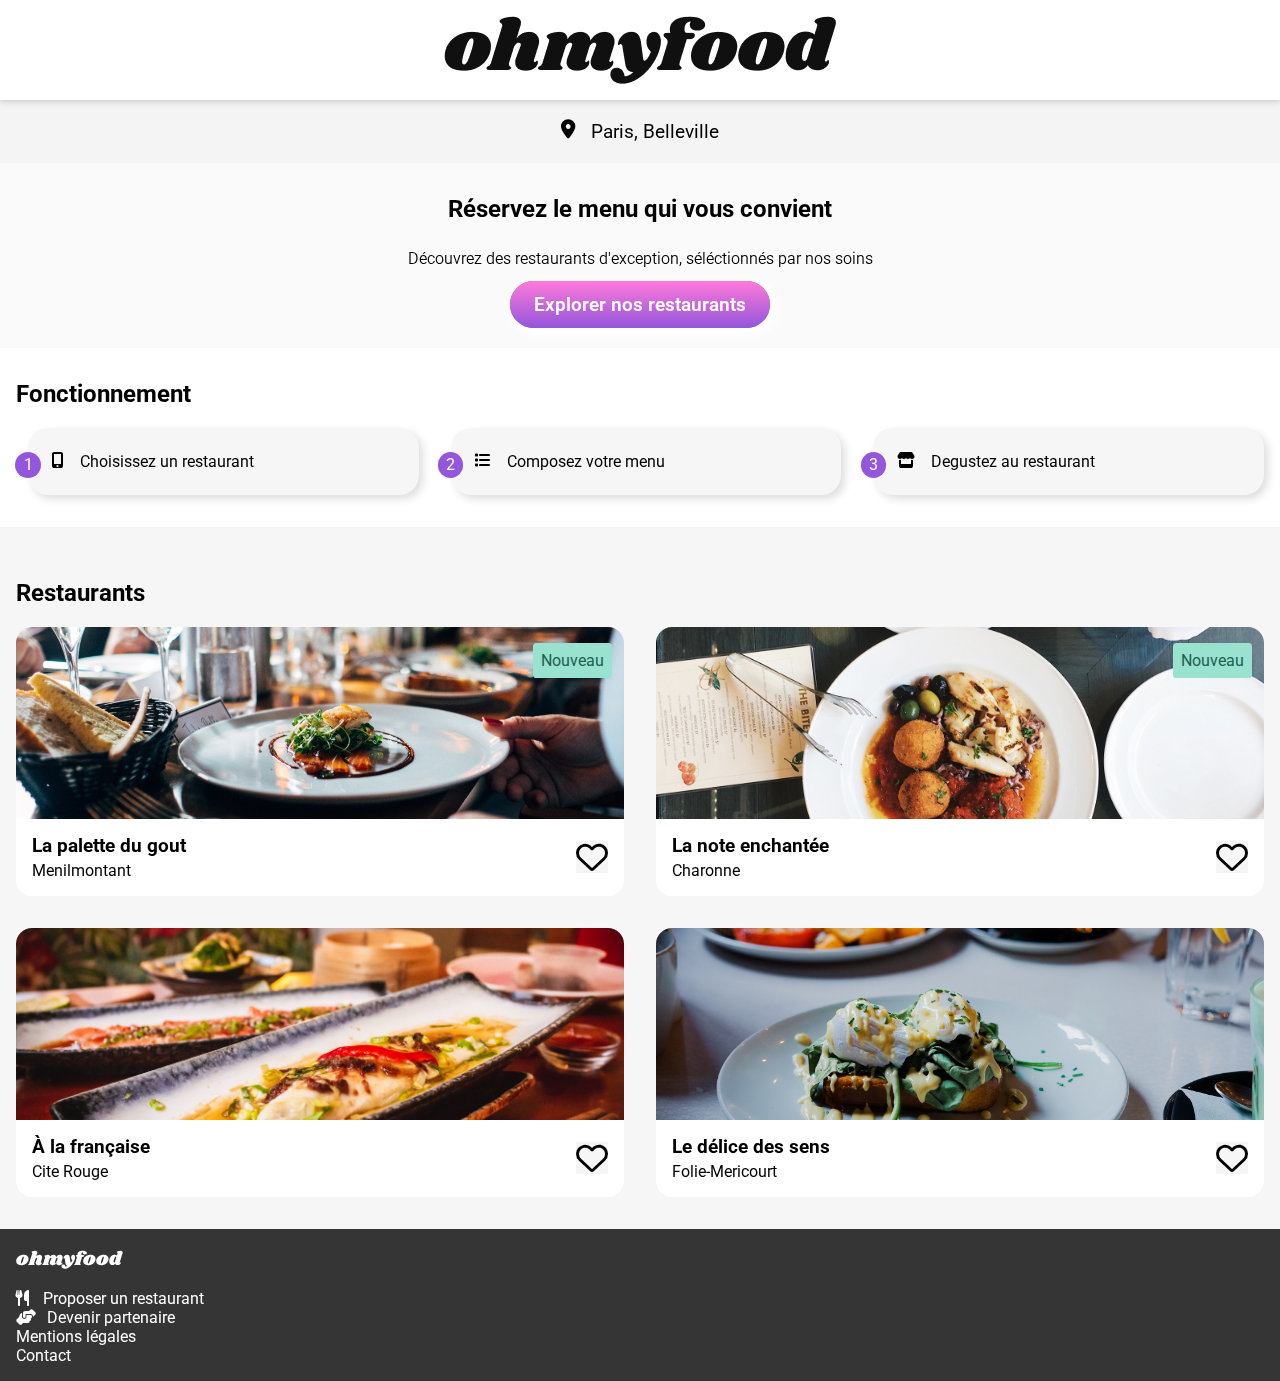
<file: index.html>
<html lang="fr">

<head>
  <meta charset="UTF-8">
  <meta name="viewport" content="width=device-width, initial-scale=1.0">
  <link rel="stylesheet" href="./styles/styles.css" />
  <link rel="stylesheet" href="./styles/CSS/all.css" />

  <title>OhMyFood</title>
</head>

<body>
  <header class="header">
    <section class="headerH1">
      <img src="img/ohmyfood.png">
    </section>
  </header>
  <main>
    <section class="localisation">
      <i class="fa-solid fa-location-dot localisationIcon" aria-hidden="true"></i>
      <div localisationDiv>Paris, Belleville</div>
    </section>
    <section class="pub">
      <h2 class="pubTitle">Réservez le menu qui vous convient</h2>
      <p class="pubSlogan">Découvrez des restaurants d'exception, séléctionnés par nos soins</p>
      <a class="pubLink" href="#">Explorer nos restaurants</a>
    </section>
    <section class="fonctionnement">
      <div class="contenaire">
        <h2 fonctionnementTitle>Fonctionnement</h2>
        <ol class="fonctionOL">
          <li class="fonctionLI fonctionLI">
            <div class="fonctionChiffre">1</div>
            <i class="fa-solid fa-mobile-screen-button localisationIcon" aria-hidden="true"></i>
            <span class="text">Choisissez un restaurant</span>
          </li>
          <li class="fonctionLI fonctionLI">
            <div class="fonctionChiffre">2</div>
            <i class="fa-solid fa-list localisationIcon" aria-hidden="true"></i>
            <span class="text">Composez votre menu</span>
          </li>
          <li class="fonctionLI ">
            <div class="fonctionChiffre">3</div>
            <i class="fa-solid fa-store  localisationIcon" aria-hidden="true"></i>
            <span class="text">Degustez au restaurant</span>
          </li>
        </ol>
      </div>
    </section>

    <section class="restoPub">
      <div class="contenaire">
        <h2 class="restoPubTitle">Restaurants</h2>
        <div class="restoImages">
          <a class="restoImage" href="./pages/restolapalette.html">
            <img src="img/jay-wennington-N_Y88TWmGwA-unsplash.jpg" alt="" class="restoImagePic">
            <span class="restoImageBadge">Nouveau</span>
            <section class="restoImageFooter">
              <div class="restoImageContent">
                <h3 class="restoImageTitre">La palette du gout</h3>
                <span class="restoImageSoustitre">Menilmontant</span>
              </div>
              <div class="restoImagebtn switchBtn">
                <i class="coeurIcon fa-2x fa-heart far menu__like menu__like--noBg" aria-hidden="true"></i>
                <i class="coeurIcon fa-2x fa-heart fas menu__like menu__like--bg" aria-hidden="true"></i>
              </div>
            </section>
          </a>
          <a class="restoImage" href="./pages/restoNoteEncchantee.html">
            <img src="img/stil-u2Lp8tXIcjw-unsplash.jpg" alt="" class="restoImagePic">
            <span class="restoImageBadge">Nouveau</span>
            <section class="restoImageFooter">
              <div class="restoImageContent">
                <h3 class="restoImageTitre">La note enchantée</h3>
                <span class="restoImageSoustitre">Charonne</span>
              </div>
              <div class="restoImagebtn switchBtn">
                <i class="coeurIcon fa-2x fa-heart far menu__like menu__like--noBg" aria-hidden="true"></i>
                <i class="coeurIcon fa-2x fa-heart fas menu__like menu__like--bg" aria-hidden="true"></i>
              </div>
            </section>
          </a>
          <a class="restoImage" href="./pages/restoAlaFrancaise.html">
            <img src="img/louis-hansel-shotsoflouis-qNBGVyOCY8Q-unsplash.jpg" alt="" class="restoImagePic">
            <section class="restoImageFooter">
              <div class="restoImageContent">
                <h3 class="restoImageTitre">À la française</h3>
                <span class="restoImageSoustitre">Cite Rouge</span>
              </div>
              <div class="restoImagebtn switchBtn">
                <i class="coeurIcon fa-2x fa-heart far menu__like menu__like--noBg" aria-hidden="true"></i>
                <i class="coeurIcon fa-2x fa-heart fas menu__like menu__like--bg" aria-hidden="true"></i>
              </div>
            </section>
          </a>
          <a class="restoImage" href="./pages/restodeliceSens.html">
            <img src="img/toa-heftiba-DQKerTsQwi0-unsplash.jpg" alt="" class="restoImagePic">
            <section class="restoImageFooter">
              <div class="restoImageContent">
                <h3 class="restoImageTitre">Le délice des sens</h3>
                <span class="restoImageSoustitre">Folie-Mericourt</span>
              </div>
              <div class="restoImagebtn switchBtn">
                <i class="coeurIcon fa-2x fa-heart far menu__like menu__like--noBg" aria-hidden="true"></i>
                <i class="coeurIcon fa-2x fa-heart fas menu__like menu__like--bg" aria-hidden="true"></i>
              </div>
            </section>
          </a>
        </div>
      </div>
    </section>
  </main>
  
  <footer class="footer">
    <div class="container">
      <span class="footerTitre">ohmyfood</span>
      <ul class="footerUL">
        <li class="footerLI">
          <a class="footerA" href="https://ohmyfood.mathisbarre.com/#">
            <i class="fa-utensils fas footer__icon" aria-hidden="true">
            </i>Proposer un restaurant</a>
        </li>
        <li class="footerLI"> 
          <a class="footerA" href="#">
          <i class="fa-hands-helping fas footer__icon" aria-hidden="true"></i>
          Devenir partenaire</a> 
        </li>
        <li class="footerLI">
           <a class="footerA" href="#">
          Mentions
            légales</a> 
          </li>
        <li class="footerLI"> 
          <a class="footerA" href="#">Contact</a>
        </li>
      </ul>
    </div>
  </footer>
</body>
</html>
</file>
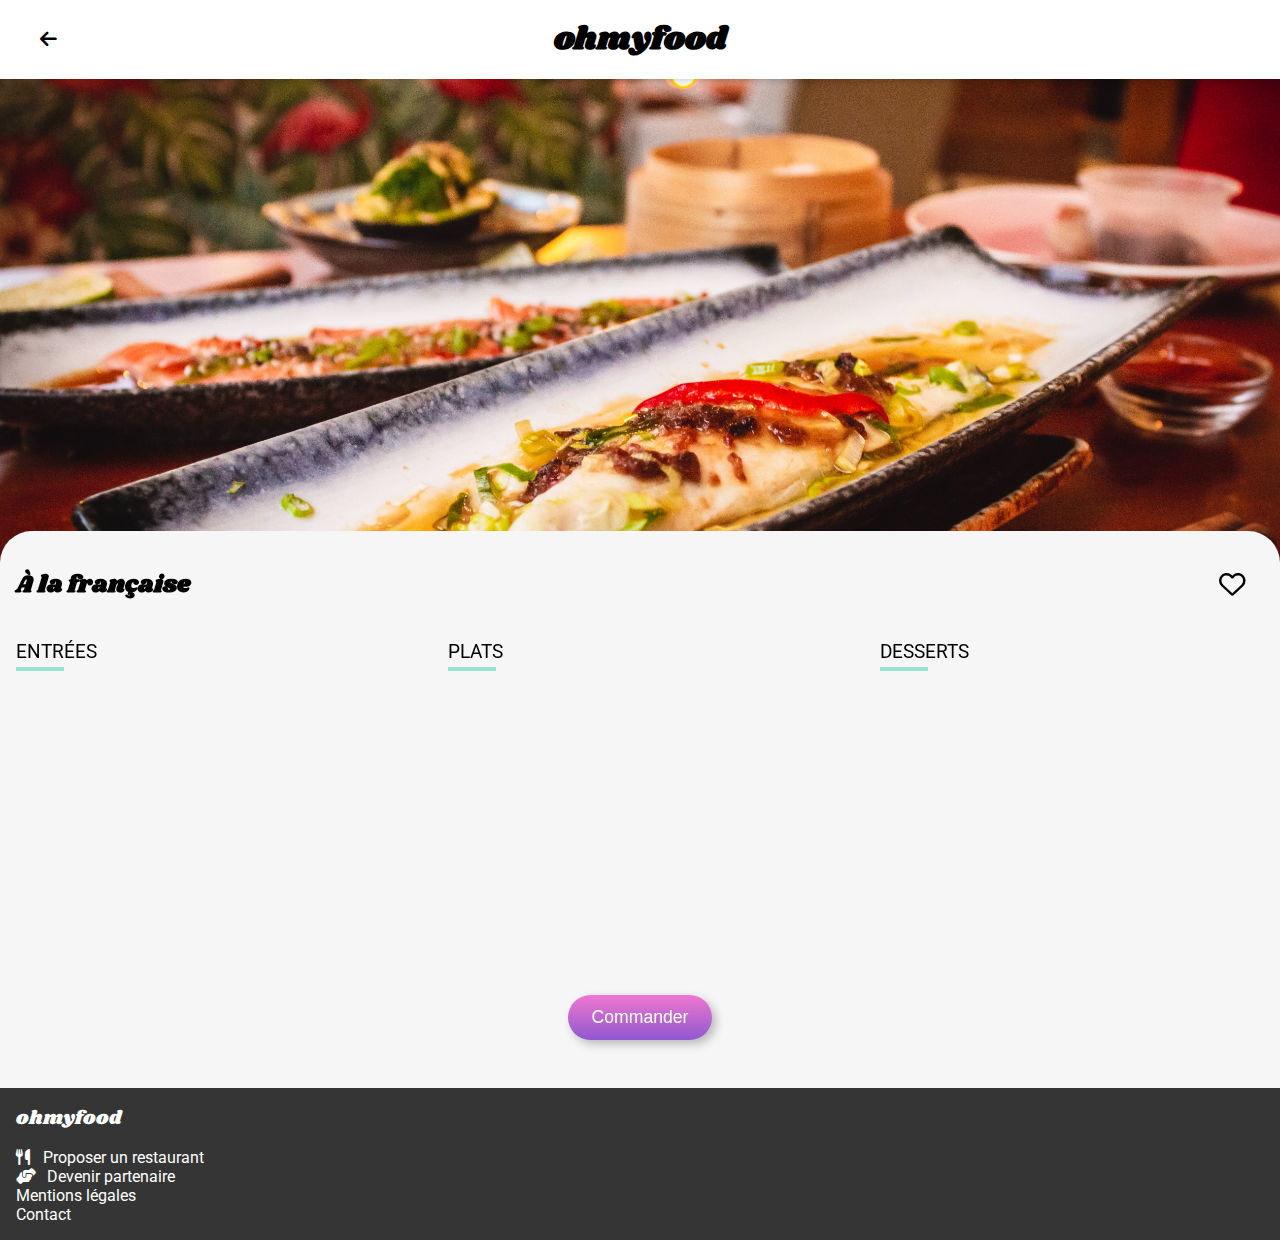
<file: pages/restoAlaFrancaise.html>
<!DOCTYPE html>
<html lang="en">

<head>
    <meta charset="UTF-8">
    <meta name="viewport" content="width=device-width, initial-scale=1.0">
    <title>Restaurant " la palette du gout</title>
    <link rel="stylesheet" href="/styles/CSS/all.css" />
    <link rel="stylesheet" href="/styles/resto.css" />


</head>

<body>
    <header class="header header--withBackArrow">
        <div class="restaurantStyle"> <a href="/index.html">
                <i class="fa-arrow-left fas headerFleche" aria-hidden="true"></i>
            </a>
            <h1 class="header__logo">ohmyfood</h1>
        </div>
    </header>
    <img src="/img/louis-hansel-shotsoflouis-qNBGVyOCY8Q-unsplash.jpg" alt="" class="paletteImg">
    <main class="contenairep menu">
        <header class="menuHeader">
            <h2 class="menuTitre">À la française</h2>
            <button class="menuBtn"> <i class="fa-2x fa-heart far menuCoeur menuCoeur--noBg" aria-hidden="true"></i>
                <i class="fa-2x fa-heart fas menuCoeur menuCoeur--bg" aria-hidden="true"></i> </button>
        </header>

        <div class="listemenus">
            <section class="listemenu">
                <h3 class="listemenuTitre">Entrées</h3>
                <section class="delay-0 listeItem">
                    <header class="listeItem__header">
                        <h4 class="listeItem__title">Tartare de poulpe acidulé</h4>
                        <p class="listeItem__description">Aux zestes d'orange</p>
                    </header>
                    <div class="listeItem__price">25€</div>
                    <div class="listeItem__confirmation">
                        <div class="listeItem__wrapIcon"> <i class="fa-check fas listeItem__icon" aria-hidden="true"></i>
                        </div>
                    </div>
                </section>
                <section class="delay-1 listeItem">
                    <header class="listeItem__header">
                        <h4 class="listeItem__title">Velouté de légumes d'antan</h4>
                        <p class="listeItem__description">Carotte, panais, topinambour</p>
                    </header>
                    <div class="listeItem__price">35€</div>
                    <div class="listeItem__confirmation">
                        <div class="listeItem__wrapIcon"> <i class="fa-check fas listeItem__icon" aria-hidden="true"></i>
                        </div>
                    </div>
                </section>
                <section class="delay-2 listeItem">
                    <header class="listeItem__header">
                        <h4 class="listeItem__title">Soupe à l'oignon</h4>
                        <p class="listeItem__description">Revisitée</p>
                    </header>
                    <div class="listeItem__price">20€</div>
                    <div class="listeItem__confirmation">
                        <div class="listeItem__wrapIcon"> <i class="fa-check fas listeItem__icon" aria-hidden="true"></i>
                        </div>
                    </div>
                </section>
            </section>
            <section class="listemenu">
                <h3 class="listemenuTitre">Plats</h3>
                <section class="delay-3 listeItem">
                    <header class="listeItem__header">
                        <h4 class="listeItem__title">Coquilles Saint-Jacques</h4>
                        <p class="listeItem__description">Accompagnées d'une purée de panais</p>
                    </header>
                    <div class="listeItem__price">40€</div>
                    <div class="listeItem__confirmation">
                        <div class="listeItem__wrapIcon"> <i class="fa-check fas listeItem__icon" aria-hidden="true"></i>
                        </div>
                    </div>
                </section>
                <section class="delay-4 listeItem">
                    <header class="listeItem__header">
                        <h4 class="listeItem__title">Magret de canard</h4>
                        <p class="listeItem__description">Et parmentier de pommes de terre</p>
                    </header>
                    <div class="listeItem__price">35€</div>
                    <div class="listeItem__confirmation">
                        <div class="listeItem__wrapIcon"> <i class="fa-check fas listeItem__icon" aria-hidden="true"></i>
                        </div>
                    </div>
                </section>
                <section class="delay-5 listeItem">
                    <header class="listeItem__header">
                        <h4 class="listeItem__title">Pigeonneau d’Ille-et-Vilaine</h4>
                        <p class="listeItem__description">Sur son lit de gnocchis aux légumes</p>
                    </header>
                    <div class="listeItem__price">44€</div>
                    <div class="listeItem__confirmation">
                        <div class="listeItem__wrapIcon"> <i class="fa-check fas listeItem__icon" aria-hidden="true"></i>
                        </div>
                    </div>
                </section>
            </section>
            <section class="listemenu">
                <h3 class="listemenuTitre">Desserts</h3>
                <section class="delay-6 listeItem">
                    <header class="listeItem__header">
                        <h4 class="listeItem__title">Pétales de violettes glacés</h4>
                        <p class="listeItem__description">Et purée de noisettes</p>
                    </header>
                    <div class="listeItem__price">18€</div>
                    <div class="listeItem__confirmation">
                        <div class="listeItem__wrapIcon"> <i class="fa-check fas listeItem__icon" aria-hidden="true"></i>
                        </div>
                    </div>
                </section>
                <section class="delay-7 listeItem">
                    <header class="listeItem__header">
                        <h4 class="listeItem__title">Fondant au chocolat</h4>
                        <p class="listeItem__description">Revisité</p>
                    </header>
                    <div class="listeItem__price">22€</div>
                    <div class="listeItem__confirmation">
                        <div class="listeItem__wrapIcon"> <i class="fa-check fas listeItem__icon" aria-hidden="true"></i>
                        </div>
                    </div>
                </section>
                <section class="delay-8 listeItem">
                    <header class="listeItem__header">
                        <h4 class="listeItem__title">Millefeuille croustillant</h4>
                        <p class="listeItem__description">Myrtilles et pâte d’amande</p>
                    </header>
                    <div class="listeItem__price">23€</div>
                    <div class="listeItem__confirmation">
                        <div class="listeItem__wrapIcon"> <i class="fa-check fas listeItem__icon" aria-hidden="true"></i>
                        </div>
                    </div>
                </section>
            </section>
        </div>
        <div class="wrapBtn"> 
            <button class="commanderBtn">Commander</button> </div>

    </main>
    <footer class="footer">
        <div class="container">
          <span class="footerTitre">ohmyfood</span>
          <ul class="footerUL">
            <li class="footerLI">
              <a class="footerA" href="https://ohmyfood.mathisbarre.com/#">
                <i class="fa-utensils fas footer__icon" aria-hidden="true">
                </i>Proposer un restaurant</a>
            </li>
            <li class="footerLI"> 
              <a class="footerA" href="#">
              <i class="fa-hands-helping fas footer__icon" aria-hidden="true"></i>
              Devenir partenaire</a> 
            </li>
            <li class="footerLI">
               <a class="footerA" href="#">
              Mentions
                légales</a> 
              </li>
            <li class="footerLI"> 
              <a class="footerA" href="#">Contact</a>
            </li>
          </ul>
        </div>
      </footer>
</body>

</html>
</file>
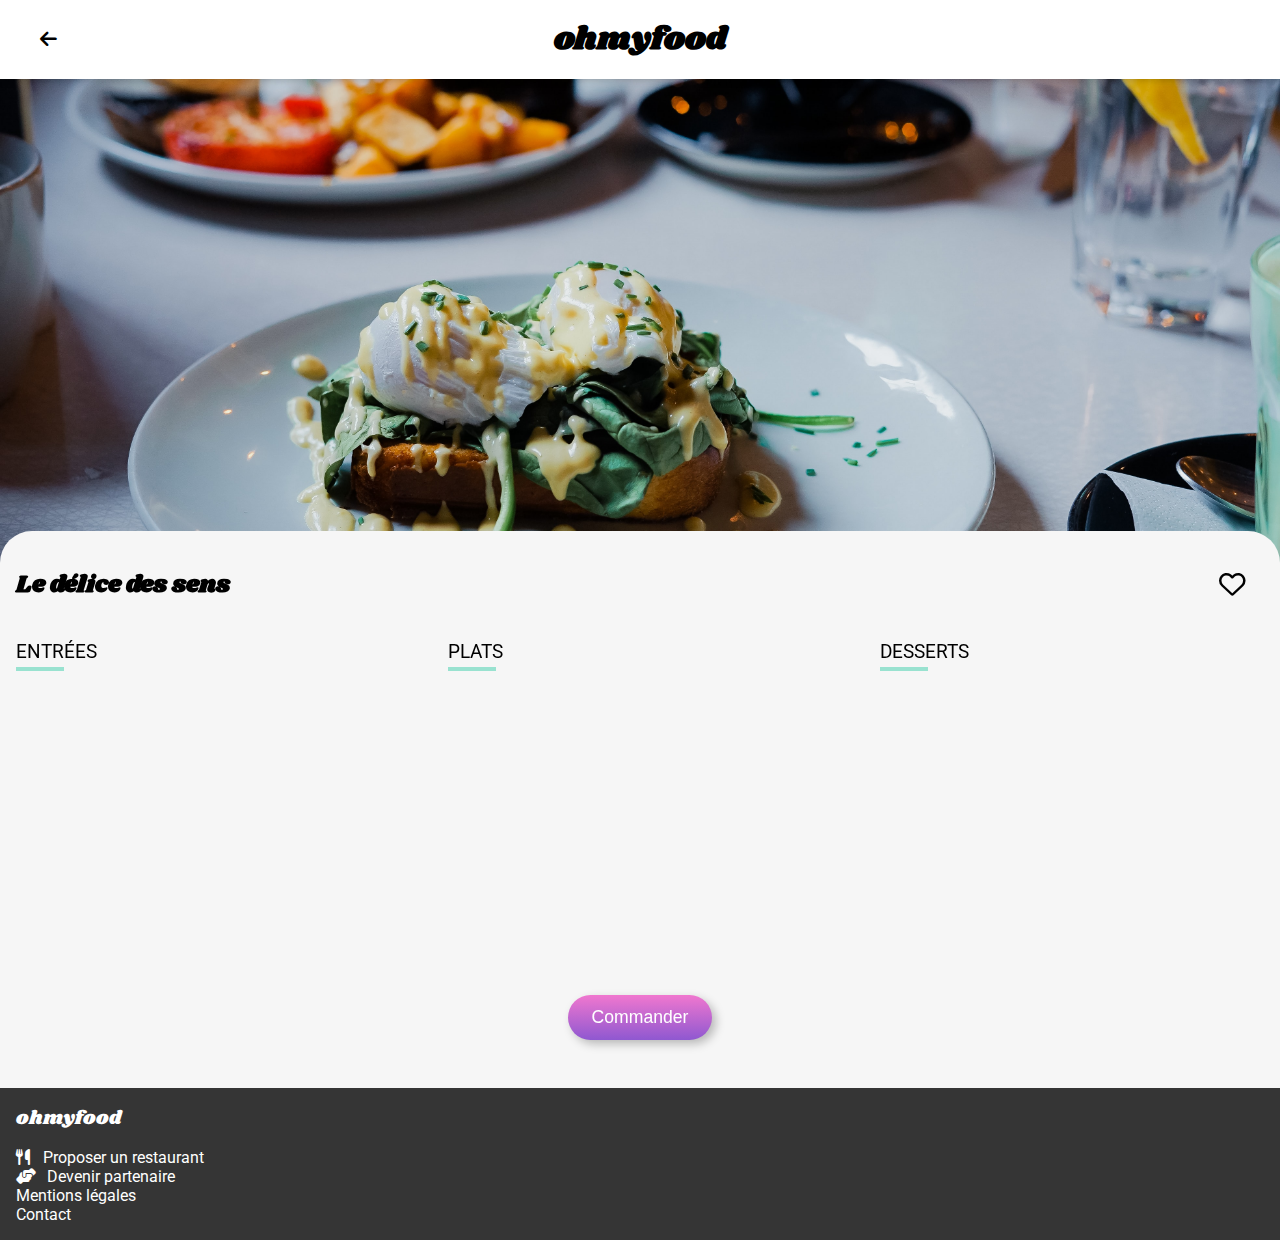
<file: pages/restodeliceSens.html>
<!DOCTYPE html>
<html lang="en">

<head>
    <meta charset="UTF-8">
    <meta name="viewport" content="width=device-width, initial-scale=1.0">
    <title>Restaurant " la palette du gout</title>
    <link rel="stylesheet" href="/styles/CSS/all.css" />
    <link rel="stylesheet" href="/styles/resto.css" />


</head>

<body>
    <header class="header header--withBackArrow">
        <div class="restaurantStyle"> <a href="/index.html">
                <i class="fa-arrow-left fas headerFleche" aria-hidden="true"></i>
            </a>
            <h1 class="header__logo">ohmyfood</h1>
        </div>
    </header>
    <img src="/img/toa-heftiba-DQKerTsQwi0-unsplash.jpg" alt="" class="paletteImg">
    <main class="contenairep menu">
        <header class="menuHeader">
            <h2 class="menuTitre">Le délice des sens</h2>
            <button class="menuBtn"> <i class="fa-2x fa-heart far menuCoeur menuCoeur--noBg" aria-hidden="true"></i>
                <i class="fa-2x fa-heart fas menuCoeur menuCoeur--bg" aria-hidden="true"></i> </button>
        </header>

        <div class="listemenus">
            <section class="listemenu">
                <h3 class="listemenuTitre">Entrées</h3>
                <section class="delay-0 listeItem">
                    <header class="listeItem__header">
                        <h4 class="listeItem__title">Tartare de thon</h4>
                        <p class="listeItem__description">Assaisonné au yuzu</p>
                    </header>
                    <div class="listeItem__price">25€</div>
                    <div class="listeItem__confirmation">
                        <div class="listeItem__wrapIcon"> <i class="fa-check fas listeItem__icon" aria-hidden="true"></i>
                        </div>
                    </div>
                </section>
                <section class="delay-1 listeItem">
                    <header class="listeItem__header">
                        <h4 class="listeItem__title">Bouchée de homard croustillant</h4>
                        <p class="listeItem__description">Et sa farandole de petits légumes</p>
                    </header>
                    <div class="listeItem__price">35€</div>
                    <div class="listeItem__confirmation">
                        <div class="listeItem__wrapIcon"> <i class="fa-check fas listeItem__icon" aria-hidden="true"></i>
                        </div>
                    </div>
                </section>
                <section class="delay-2 listeItem">
                    <header class="listeItem__header">
                        <h4 class="listeItem__title">Velouté de cèpes </h4>
                        <p class="listeItem__description">Aux truffes</p>
                    </header>
                    <div class="listeItem__price">20€</div>
                    <div class="listeItem__confirmation">
                        <div class="listeItem__wrapIcon"> <i class="fa-check fas listeItem__icon" aria-hidden="true"></i>
                        </div>
                    </div>
                </section>
            </section>
            <section class="listemenu">
                <h3 class="listemenuTitre">Plats</h3>
                <section class="delay-3 listeItem">
                    <header class="listeItem__header">
                        <h4 class="listeItem__title">Poulet rôti aux herbes de Provence</h4>
                        <p class="listeItem__description">Et sa crème de truffe</p>
                    </header>
                    <div class="listeItem__price">40€</div>
                    <div class="listeItem__confirmation">
                        <div class="listeItem__wrapIcon"> <i class="fa-check fas listeItem__icon" aria-hidden="true"></i>
                        </div>
                    </div>
                </section>
                <section class="delay-4 listeItem">
                    <header class="listeItem__header">
                        <h4 class="listeItem__title">Langouste rôtie</h4>
                        <p class="listeItem__description">Et ses légumes de saison</p>
                    </header>
                    <div class="listeItem__price">35€</div>
                    <div class="listeItem__confirmation">
                        <div class="listeItem__wrapIcon"> <i class="fa-check fas listeItem__icon" aria-hidden="true"></i>
                        </div>
                    </div>
                </section>
                <section class="delay-5 listeItem">
                    <header class="listeItem__header">
                        <h4 class="listeItem__title">Côte de boeuf Angus</h4>
                        <p class="listeItem__description">Et sa purée de panais</p>
                    </header>
                    <div class="listeItem__price">44€</div>
                    <div class="listeItem__confirmation">
                        <div class="listeItem__wrapIcon"> <i class="fa-check fas listeItem__icon" aria-hidden="true"></i>
                        </div>
                    </div>
                </section>
            </section>
            <section class="listemenu">
                <h3 class="listemenuTitre">Desserts</h3>
                <section class="delay-6 listeItem">
                    <header class="listeItem__header">
                        <h4 class="listeItem__title">Farandole de desserts</h4>
                        <p class="listeItem__description">Du chef</p>
                    </header>
                    <div class="listeItem__price">18€</div>
                    <div class="listeItem__confirmation">
                        <div class="listeItem__wrapIcon"> <i class="fa-check fas listeItem__icon" aria-hidden="true"></i>
                        </div>
                    </div>
                </section>
                <section class="delay-7 listeItem">
                    <header class="listeItem__header">
                        <h4 class="listeItem__title">Crème brulée</h4>
                        <p class="listeItem__description">Revisitée</p>
                    </header>
                    <div class="listeItem__price">22€</div>
                    <div class="listeItem__confirmation">
                        <div class="listeItem__wrapIcon"> <i class="fa-check fas listeItem__icon" aria-hidden="true"></i>
                        </div>
                    </div>
                </section>
                <section class="delay-8 listeItem">
                    <header class="listeItem__header">
                        <h4 class="listeItem__title">Tiramisu </h4>
                        <p class="listeItem__description">À la noisette</p>
                    </header>
                    <div class="listeItem__price">23€</div>
                    <div class="listeItem__confirmation">
                        <div class="listeItem__wrapIcon"> <i class="fa-check fas listeItem__icon" aria-hidden="true"></i>
                        </div>
                    </div>
                </section>
            </section>
        </div>
        <div class="wrapBtn"> 
            <button class="commanderBtn">Commander</button> </div>

    </main>
    <footer class="footer">
        <div class="container">
          <span class="footerTitre">ohmyfood</span>
          <ul class="footerUL">
            <li class="footerLI">
              <a class="footerA" href="https://ohmyfood.mathisbarre.com/#">
                <i class="fa-utensils fas footer__icon" aria-hidden="true">
                </i>Proposer un restaurant</a>
            </li>
            <li class="footerLI"> 
              <a class="footerA" href="#">
              <i class="fa-hands-helping fas footer__icon" aria-hidden="true"></i>
              Devenir partenaire</a> 
            </li>
            <li class="footerLI">
               <a class="footerA" href="#">
              Mentions
                légales</a> 
              </li>
            <li class="footerLI"> 
              <a class="footerA" href="#">Contact</a>
            </li>
          </ul>
        </div>
      </footer>
</body>

</html>
</file>
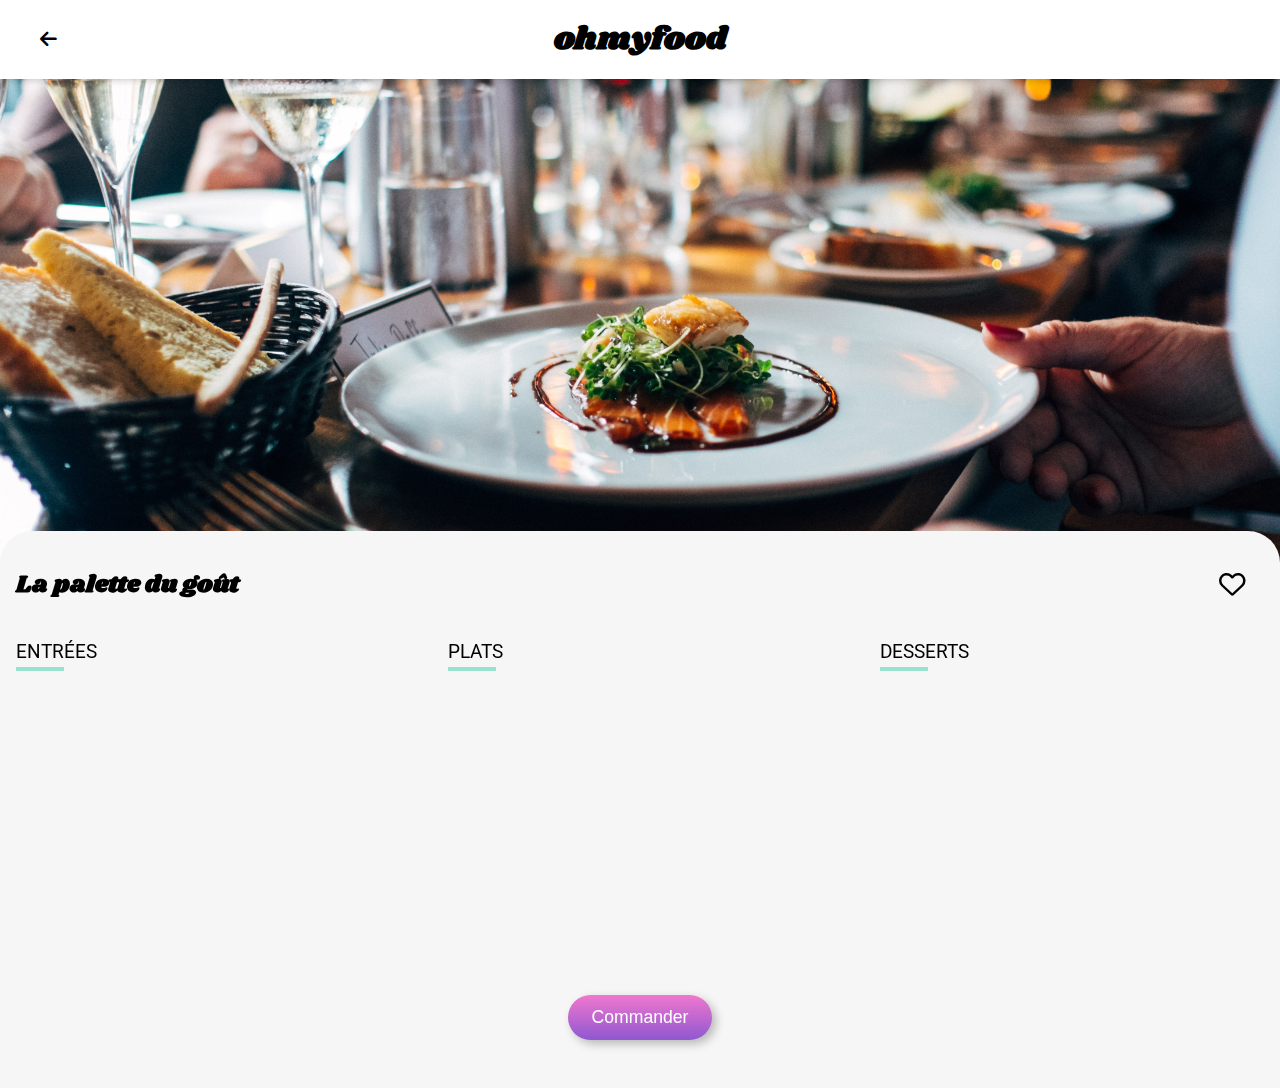
<file: pages/restolapalette.html>
<!DOCTYPE html>
<html lang="en">

<head>
    <meta charset="UTF-8">
    <meta name="viewport" content="width=device-width, initial-scale=1.0">
    <title>Restaurant " la palette du gout</title>
    <link rel="stylesheet" href="/styles/CSS/all.css" />
    <link rel="stylesheet" href="/styles/resto.css" />


</head>

<body>
    <header class="header header--withBackArrow">
        <div class="restaurantStyle"> <a href="/index.html">
                <i class="fa-arrow-left fas headerFleche" aria-hidden="true"></i>
            </a>
            <h1 class="header__logo">ohmyfood</h1>
        </div>
    </header>
    <img src="/img/jay-wennington-N_Y88TWmGwA-unsplash.jpg" alt="" class="paletteImg">
    <main class="contenairep menu">
        <header class="menuHeader">
            <h2 class="menuTitre">La palette du goût</h2>
            <button class="menuBtn"> <i class="fa-2x fa-heart far menuCoeur menuCoeur--noBg" aria-hidden="true"></i>
                <i class="fa-2x fa-heart fas menuCoeur menuCoeur--bg" aria-hidden="true"></i> </button>
        </header>

        <div class="listemenus">
            <section class="listemenu">
                <h3 class="listemenuTitre">Entrées</h3>
                <section class="delay-0 listeItem">
                    <header class="listeItem__header">
                        <h4 class="listeItem__title">Fricassée d'escargot</h4>
                        <p class="listeItem__description">Au piment d'espelette</p>
                    </header>
                    <div class="listeItem__price">25€</div>
                    <div class="listeItem__confirmation">
                        <div class="listeItem__wrapIcon"> <i class="fa-check fas listeItem__icon" aria-hidden="true"></i>
                        </div>
                    </div>
                </section>
                <section class="delay-1 listeItem">
                    <header class="listeItem__header">
                        <h4 class="listeItem__title">Foie gras de canard mi-cuit</h4>
                        <p class="listeItem__description">Et ses copeaux de truffe noire</p>
                    </header>
                    <div class="listeItem__price">35€</div>
                    <div class="listeItem__confirmation">
                        <div class="listeItem__wrapIcon"> <i class="fa-check fas listeItem__icon" aria-hidden="true"></i>
                        </div>
                    </div>
                </section>
                <section class="delay-2 listeItem">
                    <header class="listeItem__header">
                        <h4 class="listeItem__title">Oeuf au plat</h4>
                        <p class="listeItem__description">Assaisonné à la truffe sur lit de poireaux</p>
                    </header>
                    <div class="listeItem__price">20€</div>
                    <div class="listeItem__confirmation">
                        <div class="listeItem__wrapIcon"> <i class="fa-check fas listeItem__icon" aria-hidden="true"></i>
                        </div>
                    </div>
                </section>
            </section>
            <section class="listemenu">
                <h3 class="listemenuTitre">Plats</h3>
                <section class="delay-3 listeItem">
                    <header class="listeItem__header">
                        <h4 class="listeItem__title">Filet de boeuf aux herbes</h4>
                        <p class="listeItem__description">Accompagné de sa ribambelle de légumes</p>
                    </header>
                    <div class="listeItem__price">40€</div>
                    <div class="listeItem__confirmation">
                        <div class="listeItem__wrapIcon"> <i class="fa-check fas listeItem__icon" aria-hidden="true"></i>
                        </div>
                    </div>
                </section>
                <section class="delay-4 listeItem">
                    <header class="listeItem__header">
                        <h4 class="listeItem__title">Parmentier de queue de boeuf</h4>
                        <p class="listeItem__description">A la truffe noire sur sa purée de panais</p>
                    </header>
                    <div class="listeItem__price">35€</div>
                    <div class="listeItem__confirmation">
                        <div class="listeItem__wrapIcon"> <i class="fa-check fas listeItem__icon" aria-hidden="true"></i>
                        </div>
                    </div>
                </section>
                <section class="delay-5 listeItem">
                    <header class="listeItem__header">
                        <h4 class="listeItem__title">Filet de Turbot</h4>
                        <p class="listeItem__description">Aux agrumes</p>
                    </header>
                    <div class="listeItem__price">44€</div>
                    <div class="listeItem__confirmation">
                        <div class="listeItem__wrapIcon"> <i class="fa-check fas listeItem__icon" aria-hidden="true"></i>
                        </div>
                    </div>
                </section>
            </section>
            <section class="listemenu">
                <h3 class="listemenuTitre">Desserts</h3>
                <section class="delay-6 listeItem">
                    <header class="listeItem__header">
                        <h4 class="listeItem__title">Paris-Brest</h4>
                        <p class="listeItem__description">Revisité</p>
                    </header>
                    <div class="listeItem__price">18€</div>
                    <div class="listeItem__confirmation">
                        <div class="listeItem__wrapIcon"> <i class="fa-check fas listeItem__icon" aria-hidden="true"></i>
                        </div>
                    </div>
                </section>
                <section class="delay-7 listeItem">
                    <header class="listeItem__header">
                        <h4 class="listeItem__title">Macaron au chocolat d'exception</h4>
                        <p class="listeItem__description">Et glace à la vanille de Madagascar</p>
                    </header>
                    <div class="listeItem__price">22€</div>
                    <div class="listeItem__confirmation">
                        <div class="listeItem__wrapIcon"> <i class="fa-check fas listeItem__icon" aria-hidden="true"></i>
                        </div>
                    </div>
                </section>
                <section class="delay-8 listeItem">
                    <header class="listeItem__header">
                        <h4 class="listeItem__title">Mousse au chocolat</h4>
                        <p class="listeItem__description">Au piment d'espelette et à la truffe noire</p>
                    </header>
                    <div class="listeItem__price">23€</div>
                    <div class="listeItem__confirmation">
                        <div class="listeItem__wrapIcon"> <i class="fa-check fas listeItem__icon" aria-hidden="true"></i>
                        </div>
                    </div>
                </section>
            </section>
        </div>
        <div class="wrapBtn"> 
            <button class="commanderBtn">Commander</button> </div>
    </main>
</body>

</html>
</file>
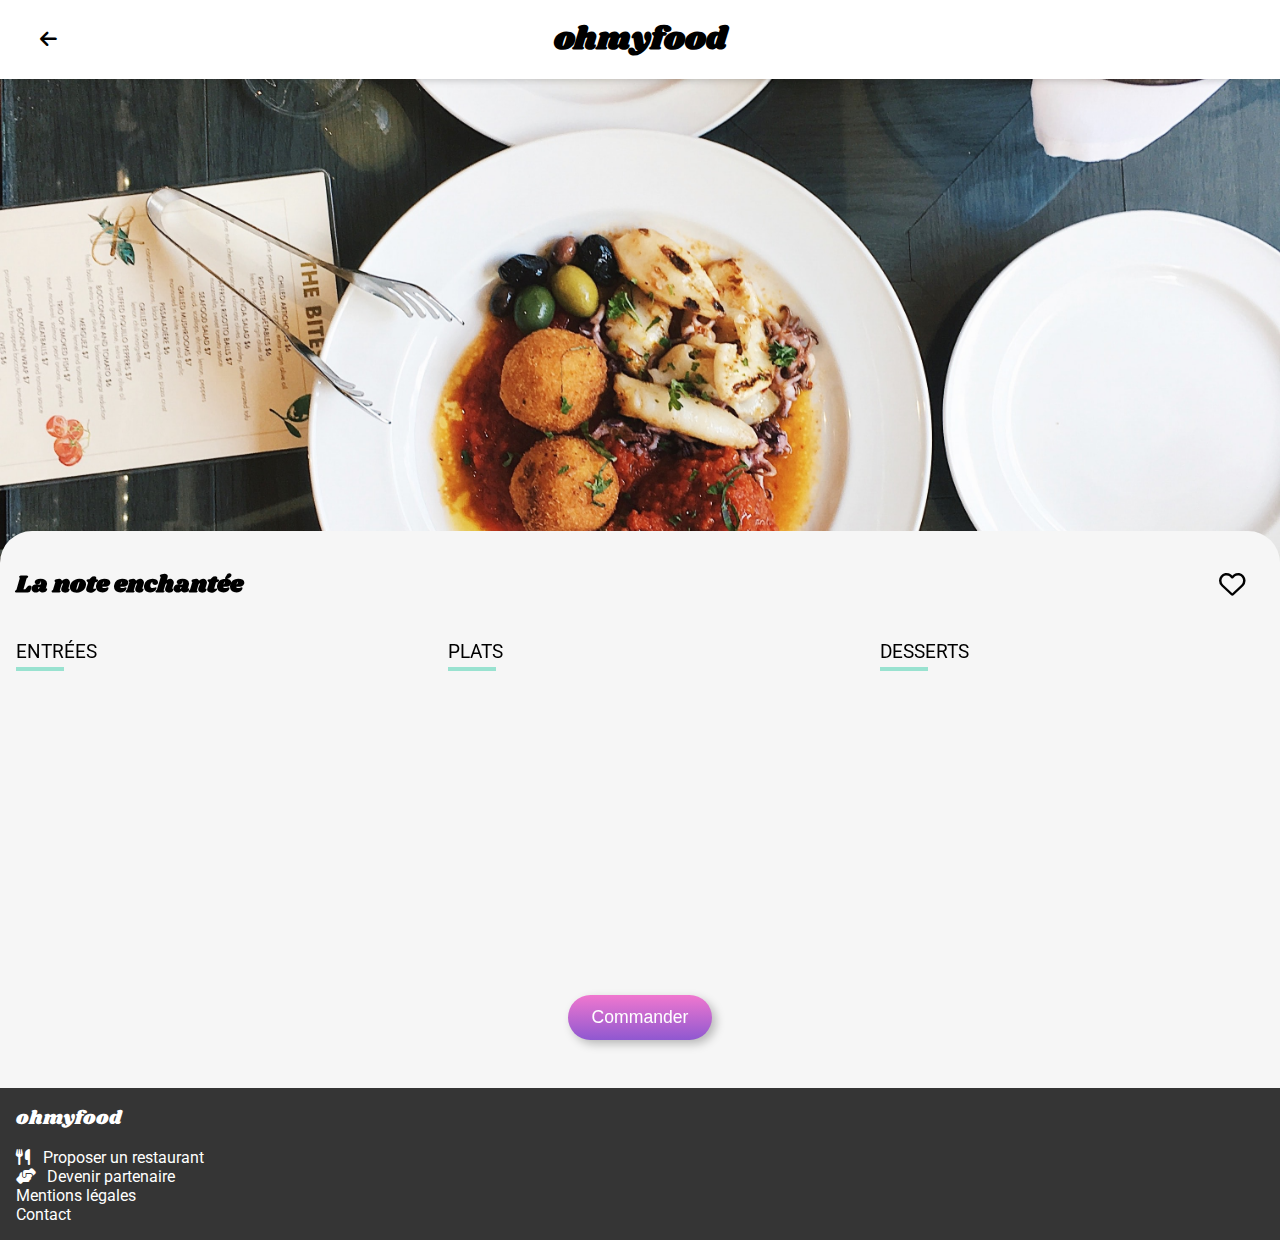
<file: pages/restoNoteEncchantee.html>
<!DOCTYPE html>
<html lang="en">

<head>
    <meta charset="UTF-8">
    <meta name="viewport" content="width=device-width, initial-scale=1.0">
    <title>Restaurant " la palette du gout</title>
    <link rel="stylesheet" href="/styles/CSS/all.css" />
    <link rel="stylesheet" href="/styles/resto.css" />


</head>

<body>
    <header class="header header--withBackArrow">
        <div class="restaurantStyle"> <a href="/index.html">
                <i class="fa-arrow-left fas headerFleche" aria-hidden="true"></i>
            </a>
            <h1 class="header__logo">ohmyfood</h1>
        </div>
    </header>
    <img src="/img/stil-u2Lp8tXIcjw-unsplash.jpg" alt="" class="paletteImg">
    <main class="contenairep menu">
        <header class="menuHeader">
            <h2 class="menuTitre">La note enchantée</h2>
            <button class="menuBtn"> <i class="fa-2x fa-heart far menuCoeur menuCoeur--noBg" aria-hidden="true"></i>
                <i class="fa-2x fa-heart fas menuCoeur menuCoeur--bg" aria-hidden="true"></i> </button>
        </header>

        <div class="listemenus">
            <section class="listemenu">
                <h3 class="listemenuTitre">Entrées</h3>
                <section class="delay-0 listeItem">
                    <header class="listeItem__header">
                        <h4 class="listeItem__title">Ravioles de foie gras</h4>
                        <p class="listeItem__description">Accompagnés de leur crème à la truffe</p>
                    </header>
                    <div class="listeItem__price">25€</div>
                    <div class="listeItem__confirmation">
                        <div class="listeItem__wrapIcon"> <i class="fa-check fas listeItem__icon" aria-hidden="true"></i>
                        </div>
                    </div>
                </section>
                <section class="delay-1 listeItem">
                    <header class="listeItem__header">
                        <h4 class="listeItem__title">Homard et espuma de potiron </h4>
                        <p class="listeItem__description">Mariné aux zestes d'orange</p>
                    </header>
                    <div class="listeItem__price">35€</div>
                    <div class="listeItem__confirmation">
                        <div class="listeItem__wrapIcon"> <i class="fa-check fas listeItem__icon" aria-hidden="true"></i>
                        </div>
                    </div>
                </section>
                <section class="delay-2 listeItem">
                    <header class="listeItem__header">
                        <h4 class="listeItem__title">Foie gras de canard cuit entier</h4>
                        <p class="listeItem__description">Confiture de figue et pain toasté</p>
                    </header>
                    <div class="listeItem__price">20€</div>
                    <div class="listeItem__confirmation">
                        <div class="listeItem__wrapIcon"> <i class="fa-check fas listeItem__icon" aria-hidden="true"></i>
                        </div>
                    </div>
                </section>
            </section>
            <section class="listemenu">
                <h3 class="listemenuTitre">Plats</h3>
                <section class="delay-3 listeItem">
                    <header class="listeItem__header">
                        <h4 class="listeItem__title">Noix de coquilles Saint-Jacques</h4>
                        <p class="listeItem__description">Sur lit de purée de céleri-rave</p>
                    </header>
                    <div class="listeItem__price">40€</div>
                    <div class="listeItem__confirmation">
                        <div class="listeItem__wrapIcon"> <i class="fa-check fas listeItem__icon" aria-hidden="true"></i>
                        </div>
                    </div>
                </section>
                <section class="delay-4 listeItem">
                    <header class="listeItem__header">
                        <h4 class="listeItem__title">Langoustine poêlée</h4>
                        <p class="listeItem__description">Purée de patate douce</p>
                    </header>
                    <div class="listeItem__price">35€</div>
                    <div class="listeItem__confirmation">
                        <div class="listeItem__wrapIcon"> <i class="fa-check fas listeItem__icon" aria-hidden="true"></i>
                        </div>
                    </div>
                </section>
                <section class="delay-5 listeItem">
                    <header class="listeItem__header">
                        <h4 class="listeItem__title">Mijoté de queue de boeuf </h4>
                        <p class="listeItem__description">Et riz sauvage aux zestes de citron</p>
                    </header>
                    <div class="listeItem__price">44€</div>
                    <div class="listeItem__confirmation">
                        <div class="listeItem__wrapIcon"> <i class="fa-check fas listeItem__icon" aria-hidden="true"></i>
                        </div>
                    </div>
                </section>
            </section>
            <section class="listemenu">
                <h3 class="listemenuTitre">Desserts</h3>
                <section class="delay-6 listeItem">
                    <header class="listeItem__header">
                        <h4 class="listeItem__title">Macaron noisette et chocolat</h4>
                        <p class="listeItem__description">Glace au caramel brun et sel de Guérande</p>
                    </header>
                    <div class="listeItem__price">18€</div>
                    <div class="listeItem__confirmation">
                        <div class="listeItem__wrapIcon"> <i class="fa-check fas listeItem__icon" aria-hidden="true"></i>
                        </div>
                    </div>
                </section>
                <section class="delay-7 listeItem">
                    <header class="listeItem__header">
                        <h4 class="listeItem__title">Baba au rhum revisité</h4>
                        <p class="listeItem__description">Avec son coulis de citron</p>
                    </header>
                    <div class="listeItem__price">22€</div>
                    <div class="listeItem__confirmation">
                        <div class="listeItem__wrapIcon"> <i class="fa-check fas listeItem__icon" aria-hidden="true"></i>
                        </div>
                    </div>
                </section>
                <section class="delay-8 listeItem">
                    <header class="listeItem__header">
                        <h4 class="listeItem__title">Tarte au citron meringuée</h4>
                        <p class="listeItem__description">Déstructurée</p>
                    </header>
                    <div class="listeItem__price">23€</div>
                    <div class="listeItem__confirmation">
                        <div class="listeItem__wrapIcon"> <i class="fa-check fas listeItem__icon" aria-hidden="true"></i>
                        </div>
                    </div>
                </section>
            </section>
        </div>
        <div class="wrapBtn"> 
            <button class="commanderBtn">Commander</button> </div>

    </main>
    <footer class="footer">
        <div class="container">
          <span class="footerTitre">ohmyfood</span>
          <ul class="footerUL">
            <li class="footerLI">
              <a class="footerA" href="https://ohmyfood.mathisbarre.com/#">
                <i class="fa-utensils fas footer__icon" aria-hidden="true">
                </i>Proposer un restaurant</a>
            </li>
            <li class="footerLI"> 
              <a class="footerA" href="#">
              <i class="fa-hands-helping fas footer__icon" aria-hidden="true"></i>
              Devenir partenaire</a> 
            </li>
            <li class="footerLI">
               <a class="footerA" href="#">
              Mentions
                légales</a> 
              </li>
            <li class="footerLI"> 
              <a class="footerA" href="#">Contact</a>
            </li>
          </ul>
        </div>
      </footer>
</body>

</html>
</file>
<file: styles/styles.css>
@import url("https://fonts.googleapis.com/css2?family=Roboto:wght@100;300;400;500;700;900&family=Shrikhand&display=swap");
body,
html {
    margin: 0;
    font-family: Roboto, sans-serif;
    scroll-behavior: smooth
}

.header{

  padding: 1rem;
    box-shadow: 0 0 .5rem rgba(0, 0, 0, .25);
    position: relative;
    z-index: 1000
}
.headerH1 {
  margin: 0;
  text-align: center;
  }
.localisation{
  display: flex;
  justify-content: center;
  padding: 1.25rem 1rem;
  background-color: #f3f3f3e5;
  font-size: 1.2rem;
  position: relative
}
.localisationDiv{
  font-weight: 700;
}
.localisationIcon{
  margin-right: 1rem;
}
/*? style pour la section pub*/
.pub {
  padding: 2rem;
  text-align: center;
  background-color: #fafafa
}
.pubTitle{
margin: 0;
}
.pubSlogan{
  font-weight: 350;
  margin: 1.6rem 0;
}
.pubLink{
  border: 0;
  text-decoration: none;
    padding: .75rem 1.5rem;
    font-weight: 600;
    background-color: #686868;
    font-size: 1.2rem;
    border-radius: 110px;
    color: #fff;
    background-image: linear-gradient(0deg, #9356DC, #FF79DA);
    cursor: pointer;
    box-shadow: .25rem .25rem 10px .25rem;
}
.pubLink:hover{
  background-color: #fff;
  box-shadow: .25rem .25rem 10px rgba(0, 0, 0, .5)
}
/*? stylisation pour la section fonctionnement*/
.contenaire{
    max-width: 1280px;
    margin: auto;
    position: relative
}
.fonctionnement{
  margin: 2rem 1rem;
}
.fonctionnementTitle{
  margin-top: 0;
}
.fonctionOL{
  margin: 0;
  padding: 0;
  list-style: none;
}

.fonctionLI{
      padding: 1.5rem;
    margin: 1rem 0 1rem .75rem;
    box-shadow: .25rem .25rem .5rem #dededf;
    border-radius: 1.25rem;
    background-color: #f6f6f6;
    display: flex;
    position: relative
}
.fonctionLI:hover{
  background: rgb(249, 79, 244);

}
.fonctionLIBleu:hover{
  background:blue;
  color: white;
}
.fonctionLIJaune:hover{
  background:yellow;
  color: #8d34fa;

}
.fonctionLIRouge:hover{
  background:red;
  color: white;

}
.fonctionChiffre{
  background: #9356dc;
  height: 1.6rem;
  width: 1.6rem;
  border-radius: 100px;
  display: flex;
  justify-content: center;
  align-items: center;
  color: #fff;
  position: absolute;
  left: -.80rem
}

/*? restaurants styles sa*/

.restoPub{
  background-color: #f6f6f6;
  padding: 2rem 1rem
}
.restoImages{
  display: grid;
    grid-template-columns: repeat(1, 1fr);
    column-gap: 2rem;
    row-gap: 2rem
}
.restoImage{
  background-color: #fff;
  border-radius: 1rem;
  position: relative;
  text-decoration: none;
  color: inherit;
  display: block
}
.restoImagePic{
  height: 12rem;
  width: 100%;
  border: 0 solid transparent;
  border-radius: 1rem 1rem 0 0;
  object-fit: cover
}
.coeurIcon{
  background-color: #fff;
}
.restoImageBadge{
  background-color: #99e2d0;
  color: #1b6150;
  padding: .5rem;
  border-radius: .225rem;
  position: absolute;
  top: 1rem;
  right: .75rem
}
.restoImageFooter{
  padding: 1rem;
  position: relative;
  display: flex;
  align-items: center
}
.restoImageContent{
  flex: 1;
}
.restoImageTitre{
  margin: 0 0 .25rem
}
.restoImageSoustitre{
  margin: 0;
}
.restoImagebtn{
  height: 3rem;
  width: 3rem;
  background-color: initial;
  border: 0 solid transparent;
  padding: 0;
  display: flex;
  align-items: center;
  justify-content: center
}
.switchBtn{
  height: 2rem;
  width: 2rem;
  background-color: initial;
  border: 0 solid transparent;
  padding: 0;
  display: flex;
  align-items: center;
  justify-content: center;
  cursor: pointer;
  position: relative;
  background-color: #000
}
.switchBtn:hover:before {
  opacity: 1
}

.switchBtn:before {
  opacity: 0;
  transition: .5s;
  content: "";
  background: linear-gradient(0deg, #9356dc, #ff79da)
}
.switchBtn:before,
.menu__like {
    position: absolute;
    top: 0;
    left: 0;
    height: 100%;
    width: 100%
}

.switchBtn:hover .menu__like--noBg {
  opacity: 0
}
.menu__like {
  transition-duration: .25s;
  background-color: #f6f6f6;
  display: flex;
  align-items: center;
  justify-content: center;
  mix-blend-mode: lighten
}

.menu__btn:hover .menu__like--noBg {
  opacity: 0
}

/*? style du footer*/

.footer {
  background-color: #353535
}
.footer .container {
  display: flex;
  flex-direction: column;
  padding: 1rem
}
.footerTitre {
  color: #fff;
  font-family: Shrikhand, "cursive";
  font-size: 1.2rem;
  margin: 0 0 1rem
}
.footerUL {
  list-style: none;
  padding: 0;
  margin: 0
}
.footerIL {
  margin: .5rem 0
}
.footerIL:first-child {
  margin-top: 0
}

.footerIL:last-child {
  margin-bottom: 0
}
.footerA {
  color: #fff;
  text-decoration: none
}
.footer__icon {
  width: 1.2rem;
  margin-right: .5rem
}
.footerA:hover {
  text-decoration: underline
}


/** media query prour fonctionOL et fonctionLI*/
@media (min-width:64rem) {
  .fonctionOL {
      display: flex
  }
}
@media (min-width:64rem) {
  .fonctionLI {
      flex: 1;
      margin: 0 0 0 2rem
  }

  .fonctionLI:first-child {
      margin-left: .75rem
  }
}

/**media query pour restoPub*/
@media (min-width:64rem) {
  .restoImages {
      grid-template-columns: repeat(2, 1fr)
  }
}
</file>
<file: styles/resto.css>
@import url("https://fonts.googleapis.com/css2?family=Roboto:wght@100;300;400;500;700;900&family=Shrikhand&display=swap");

@keyframes itemAppear {
    0% {
        transform: scale(0)
    }

    to {
        transform: scale(1)
    }
}

body,
html {
    margin: 0;
    font-family: Roboto, sans-serif;
    scroll-behavior: smooth
}
/* style de menu principale*/
.contenairep {
    max-width: 1280px;
    margin: auto;
    position: relative
}
.menu{
    margin-top: -4rem;
    border-radius: 2rem 2rem 0 0;
    background-color: #f6f6f6;
    z-index: 1;
    position: relative
}
.header {
    padding: 1rem;
    box-shadow: 0 0 .5rem rgba(0, 0, 0, .25);
    position: relative;
    z-index: 1000
}

.header__logo {
    font-family: Shrikhand, "cursive";
    margin: 0;
    text-align: center
}

.headerFleche{
    position: absolute;
    left: 2rem;
    height: 2rem;
    width: 2rem;
    top: 50%;
    display: flex;
    align-items: center;
    justify-content: center;
    transform: translateY(-50%);
    font-size: 1.2rem;
    color: #000
}
/*? stylisaton pour la grande image*/
.paletteImg{
    max-width: 100%;
    max-height: 32rem;
    width: 100%;
    object-fit: cover
}
/* style de header de mon menu*/
.menuHeader{
    padding: 1rem 2rem 0 1rem;
    display: flex;
    align-items: center;
    justify-content: space-between
}

.menuTitre {
    font-family: Shrikhand, "cursive"
}

.menuBtn {
    height: 2rem;
    width: 2rem;
    background-color: initial;
    border: 0 solid transparent;
    padding: 0;
    display: flex;
    align-items: center;
    justify-content: center;
    cursor: pointer;
    position: relative;
    background-color: #000
}

.menuBtn:hover:before {
    opacity: 1
}

.menuBtn:before {
    opacity: 0;
    transition: .5s;
    content: "";
    background: linear-gradient(0deg, #9356dc, #ff79da)
}
.menuBtn:before,
.menuCoeur {
    position: absolute;
    top: 0;
    left: 0;
    height: 100%;
    width: 100%
}

.menuCoeur {
    transition-duration: .25s;
    background-color: #f6f6f6;
    display: flex;
    align-items: center;
    justify-content: center;
    mix-blend-mode: lighten
}

.menuBtn:hover .menuCoeur--noBg {
    opacity: 0
}

/* styles pour liste de menu*/
.listemenus {
    display: grid
}
/* media query pour listemenus*/
@media (min-width:64rem) {
    .listemenus {
        grid-template-columns: repeat(3, 1fr);
        column-gap: 1rem
    }
}

.listemenu {
    max-width: 100%;
    overflow: hidden;
    padding: 0 1rem
}

.listemenuTitre {
    text-transform: uppercase;
    position: relative;
    padding-bottom: .5rem;
    font-weight: 400
}

.listemenuTitre:after {
    content: "";
    width: 3rem;
    height: .25rem;
    background-color: #99e2d0;
    position: absolute;
    left: 0;
    bottom: 0
}

.listeItem {
    background-color: #fff;
    padding: 1rem;
    display: flex;
    border-radius: .75rem;
    margin: 1rem 0;
    box-shadow: .25rem .25rem 1rem rgba(0, 0, 0, .1);
    overflow: hidden;
    cursor: pointer;
    animation: itemAppear .6s;
    animation-timing-function: cubic-bezier(.5, 1.58, .34, .82);
    animation-fill-mode: both;
    transform: scale(0);
    max-width: 100%
}

.listeItem__header {
    flex: 1
}

.listeItem__header,
.listeItem__title {
    white-space: nowrap;
    text-overflow: ellipsis;
    overflow: hidden
}

.listeItem__title {
    margin: 0
}

.listeItem__description {
    margin: 0;
    white-space: nowrap;
    text-overflow: ellipsis;
    overflow: hidden
}

.listeItem__price {
    font-weight: 700;
    display: flex;
    justify-content: flex-end;
    align-items: flex-end;
    padding-left: .5rem
}

.listeItem__confirmation {
    background-color: #99e2d0;
    margin: -1rem -5rem -1rem 1rem;
    width: 4rem;
    display: flex;
    align-items: center;
    justify-content: center;
    transition-duration: .5s
}

.listeItem:hover .listeItem__confirmation {
    margin-right: -1rem
}

.listeItem__wrapIcon {
    height: 1.6rem;
    width: 1.6rem;
    background-color: #fff;
    display: flex;
    align-items: center;
    justify-content: center;
    border-radius: 100px;
    transform: rotate(180deg);
    transition-duration: .5s
}

.listeItem:hover .listeItem__wrapIcon {
    transform: rotate(0)
}
.listeItem__icon {
    color: #99e2d0
}

.delay-0 {
    animation-delay: 0s
}

.delay-1 {
    animation-delay: .1s
}

.delay-2 {
    animation-delay: .2s
}

.delay-3 {
    animation-delay: .3s
}

.delay-4 {
    animation-delay: .4s
}

.delay-5 {
    animation-delay: .5s
}

.delay-6 {
    animation-delay: .6s
}

.delay-7 {
    animation-delay: .7s
}

.delay-8 {
    animation-delay: .8s
}

.wrapBtn {
    display: flex;
    text-decoration: none;
    justify-content: center;
    padding: 3rem 0
}
.commanderBtn {
    border: 0;
    padding: .75rem 1.5rem;
    font-weight: 500;
    font-size: 1.1rem;
    border-radius: 100px;
    color: #fff;
    background-color: #686868;
    background-image: linear-gradient(0deg, rgba(147, 86, 220, .9), rgba(255, 121, 218, .9));
    transition-duration: .25s;
    box-shadow: .25rem .25rem 10px rgba(0, 0, 0, .25);
    cursor: pointer
}

.commanderBtn:hover {
    background-color: #fff;
    box-shadow: .25rem .25rem 10px rgba(0, 0, 0, .5)
}

.commanderBtn a {
    text-decoration: none;
    color: inherit
}

/*? style du footer*/

.footer {
    background-color: #353535
  }
  .footer .container {
    display: flex;
    flex-direction: column;
    padding: 1rem
  }
  .footerTitre {
    color: #fff;
    font-family: Shrikhand, "cursive";
    font-size: 1.2rem;
    margin: 0 0 1rem
  }
  .footerUL {
    list-style: none;
    padding: 0;
    margin: 0
  }
  .footerIL {
    margin: .5rem 0
  }
  .footerIL:first-child {
    margin-top: 0
  }
  
  .footerIL:last-child {
    margin-bottom: 0
  }
  .footerA {
    color: #fff;
    text-decoration: none
  }
  .footer__icon {
    width: 1.2rem;
    margin-right: .5rem
  }
  .footerA:hover {
    text-decoration: underline
  }
</file>
